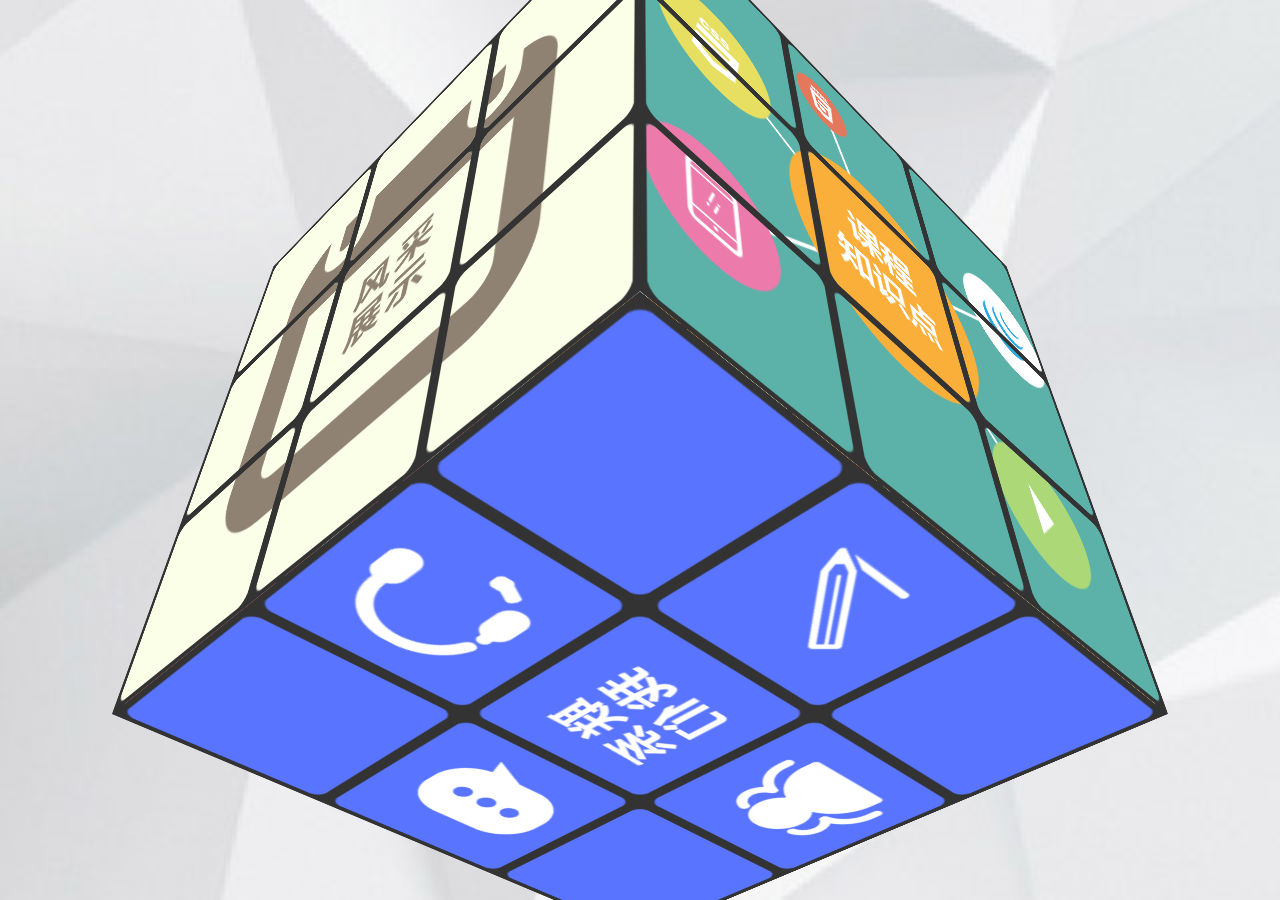
<file: index.html>
<!DOCTYPE html>
<html>
<head lang="en">
    <meta charset="UTF-8">
    <meta name="viewport"
          content="width=device-width, user-scalable=no, initial-scale=1.0, maximum-scale=1.0, minimum-scale=1.0"/>
    <title></title>
    <link rel="stylesheet" href="css/reset.min.css"/>
    <link rel="stylesheet" href="css/cube.css"/>
    <script>
        document.documentElement.style.fontSize=document.documentElement.clientWidth/640*100+'px';
    </script>
</head>
<body>
<section class="cube" id="cube">
    <div class="box">
        <img src="cube/zf_cube1.png" alt=""/>
        <img src="cube/zf_cube2.png" alt=""/>
        <img src="cube/zf_cube3.png" alt=""/>
        <img src="cube/zf_cube4.png" alt=""/>
        <img src="cube/zf_cube5.png" alt=""/>
        <img src="cube/zf_cube6.png" alt=""/>
    </div>
</section>
<script src="js/zepto.min.js"></script>
<script src="js/cube.js"></script>
</body>
</html>
</file>
<file: css/cube.css>
html{
    font-size:100px;
}
html,body{
    width:100%;
    height:100%;
    overflow: hidden;
}
.cube{
    width:100%;
    height:100%;
    background:url("../cube/zf_cubeBg.jpg") no-repeat;
    background-size:cover;
    /*这是我们立方体展示的舞台，我们想要*/
    perspective: 2000px;
}
.cube .box{
    width:5.1rem;
    height:5.1rem;
    position: absolute;
    top:50%;
    left:50%;
    margin:-2.55rem 0 0 -2.55rem;
    /*想让哪个盒子实现3D变形，我们需要设置3d变形属性*/
    -webkit-transform-style: preserve-3d;
    transform-style: preserve-3d;
    /*设置3d盒子开始位置的坐标点（中心点）*/
    -webkit-transform-origin: center center 0;
    transform-origin: center center 0;
    -webkit-transform: scale(0.6) rotateX(45deg) rotateY(45deg);
    transform: scale(0.6) rotateX(45deg) rotateY(45deg);
    /*为了让其旋转有动画效果，我们给其加一个过渡动画*/
    -webkit-transition: 1s;
    transition: 1s;
}
.cube .box img{
    width:100%;
    height:100%;
    position: absolute;
    /*top:50%;
    left:50%;
    margin:-2.55rem 0 0 -2.55rem;*/
}
.cube .box img:nth-child(1){
    -webkit-transform: translateZ(2.55rem);
    transform: translateZ(2.55rem);
}
.cube .box img:nth-child(2){
    -webkit-transform: translateZ(-2.55rem) rotateY(180deg);
    transform: translateZ(-2.55rem)rotateY(180deg);
}
.cube .box img:nth-child(3){
    -webkit-transform: translateX(-2.55rem) rotateY(-90deg);
    transform: translateX(-2.55rem) rotateY(-90deg);
}
.cube .box img:nth-child(4){
    -webkit-transform: translateX(2.55rem) rotateY(90deg);
    transform: translateX(2.55rem) rotateY(90deg);
}
.cube .box img:nth-child(5){
    -webkit-transform: translateY(-2.55rem) rotateX(-90deg);
    transform: translateY(-2.55rem) rotateX(-90deg);
}
.cube .box img:nth-child(6){
    -webkit-transform: translateY(2.55rem) rotateX(90deg);
    transform: translateY(2.55rem) rotateX(90deg);
}
</file>
